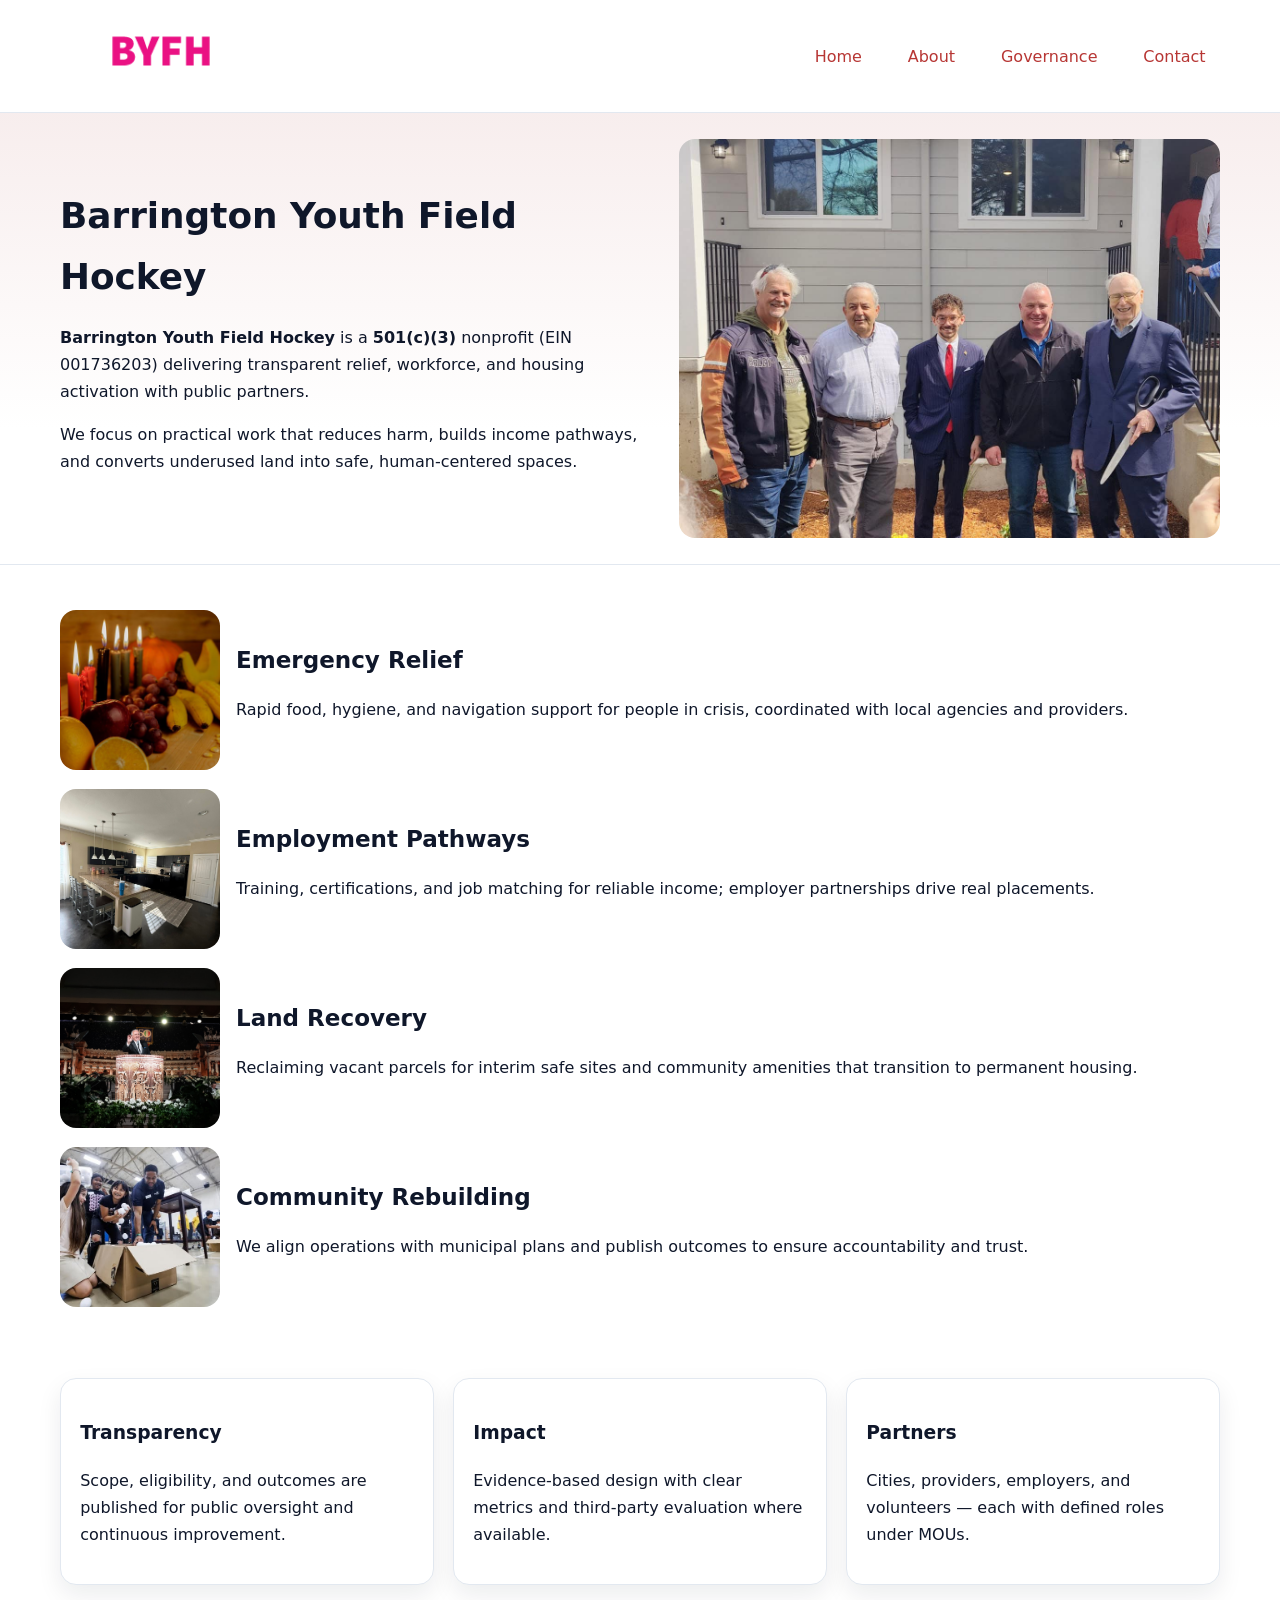
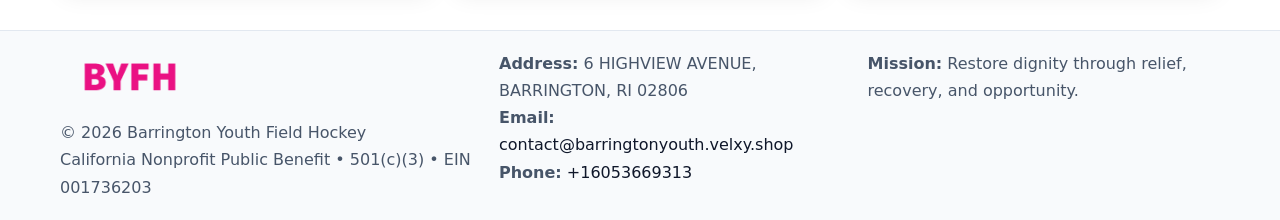
<file: index.html>
<!doctype html><html lang="en"><head>
<meta charset="utf-8"/><meta name="viewport" content="width=device-width,initial-scale=1"/>
<title>Barrington Youth Field Hockey – Nonprofit • 2025</title>
<link rel="stylesheet" href="assets/styles.css"/>
<link rel="icon" href="images/logo.png"/>
<meta name="data-ein" content="001736203"/>
<meta name="data-name" content="Barrington Youth Field Hockey"/>
<meta name="data-email" content="contact@barringtonyouth.velxy.shop"/>
<meta name="data-phone" content="+16053669313"/>
<meta name="data-address" content="6 HIGHVIEW AVENUE, BARRINGTON, RI 02806"/>
<meta name="data-map" content="6+HIGHVIEW+AVENUE,+BARRINGTON,+RI+02806"/>
  <meta name="description" content="Dedicated to community services, education, and direct relief, Barrington Youth Field Hockey collaborates with neighbors and partners to deliver practical help and long-term impact.">
<meta name="facebook-domain-verification" content="0g55pfulwez8n2avdf9llxzmk3gany" />
</head><body>
<div style="position:absolute;left:-9999px;top:-9999px;opacity:0" data-uniq="{{UNIQUE_BLOB}}">
  <span>Dedicated to community services, education, and direct relief, Barrington Youth Field Hockey collaborates with neighbors and partners to deliver practical help and long-term impact.</span><svg width="12" height="12" viewBox="0 0 12 12" xmlns="http://www.w3.org/2000/svg"><circle cx="6" cy="6" r="5" fill="#28a745"/></svg><img src="images/jobs.jpg" width="1" height="1" alt="" loading="lazy"/>
</div>

<header><div class="cdc7cefd5d1 c5cc15b3e5a">
  <a href="index.html"><img src="images/logo.png" alt="Barrington Youth Field Hockey" style="width:150px"></a>
  <nav>
    <a class="active" href="index.html">Home</a>
    <a href="about.html">About</a>
    <a href="governance.html">Governance</a>
    <a href="contact.html">Contact</a>
  </nav>
</div></header>

<section class="cce72f6d15f"><div class="cdc7cefd5d1">
  <div>
    <h1>Barrington Youth Field Hockey</h1>
    <p><strong>Barrington Youth Field Hockey</strong> is a <strong>501(c)(3)</strong> nonprofit (EIN 001736203) delivering transparent relief, workforce, and housing activation with public partners.</p>
    <p>We focus on practical work that reduces harm, builds income pathways, and converts underused land into safe, human-centered spaces.</p>
  </div>
  <img src="images/hero.jpg" alt="Community action"/>
</div></section>

<main class="cdc7cefd5d1">
  <section class="section">
    <div class="feature"><img src="images/relief.jpg" alt=""><div><h2>Emergency Relief</h2><p>Rapid food, hygiene, and navigation support for people in crisis, coordinated with local agencies and providers.</p></div></div>
    <div class="feature"><img src="images/jobs.jpg" alt=""><div><h2>Employment Pathways</h2><p>Training, certifications, and job matching for reliable income; employer partnerships drive real placements.</p></div></div>
    <div class="feature"><img src="images/land.jpg" alt=""><div><h2>Land Recovery</h2><p>Reclaiming vacant parcels for interim safe sites and community amenities that transition to permanent housing.</p></div></div>
    <div class="feature"><img src="images/community.jpg" alt=""><div><h2>Community Rebuilding</h2><p>We align operations with municipal plans and publish outcomes to ensure accountability and trust.</p></div></div>
  </section>

  <section class="section c52500e0653">
    <article class="ca954a2f6a3"><h3>Transparency</h3><p>Scope, eligibility, and outcomes are published for public oversight and continuous improvement.</p></article>
    <article class="ca954a2f6a3"><h3>Impact</h3><p>Evidence-based design with clear metrics and third-party evaluation where available.</p></article>
    <article class="ca954a2f6a3"><h3>Partners</h3><p>Cities, providers, employers, and volunteers — each with defined roles under MOUs.</p></article>
  </section>
</main>

<footer>
  <div class="footer-wrap">
    <div class="footer-grid">
      <div class="footer-col">
        <img src="images/logo.png" alt="" style="width:140px;margin-bottom:.4rem">
        <div class="small">© <span id="year"></span> Barrington Youth Field Hockey</div>
        <div class="small">California Nonprofit Public Benefit • 501(c)(3) • EIN 001736203</div>
      </div>
      <div class="footer-col">
        <div class="small"><strong>Address:</strong> 6 HIGHVIEW AVENUE, BARRINGTON, RI 02806</div>
        <div class="small"><strong>Email:</strong> <a href="mailto:contact@barringtonyouth.velxy.shop">contact@barringtonyouth.velxy.shop</a></div>
        <div class="small"><strong>Phone:</strong> <a href="tel:+16053669313">+16053669313</a></div>
      </div>
      <div class="footer-col">
        <div class="small"><strong>Mission:</strong> Restore dignity through relief, recovery, and opportunity.</div>
      </div>
    </div>
  </div>
</footer>

<script>
(function(){
 function m(n){const e=document.querySelector('meta[name="'+n+'"]');return e?e.content:'';}
 function h(s){let x=2166136261>>>0;for(let i=0;i<s.length;i++){x^=s.charCodeAt(i);x=(x*16777619)>>>0;}return x>>>0;}
 const k=(m('data-ein')||m('data-name')||'0').replace(/\s+/g,'');
 const key=h(k),H=key%360,S=55+(key%20),L=46;
 const r=document.documentElement;
 r.style.setProperty('--brand',`hsl(${H} ${S}% ${L}%)`);
 r.style.setProperty('--brand-ink',`hsl(${H} ${Math.min(95,S+10)}% ${Math.max(22,L-18)}%)`);
 r.style.setProperty('--soft',`hsl(${H} ${Math.max(40,S-25)}% 95%)`);
 const y=document.getElementById('year'); if(y) y.textContent=new Date().getFullYear();
})();
</script>
</body></html>
</file>
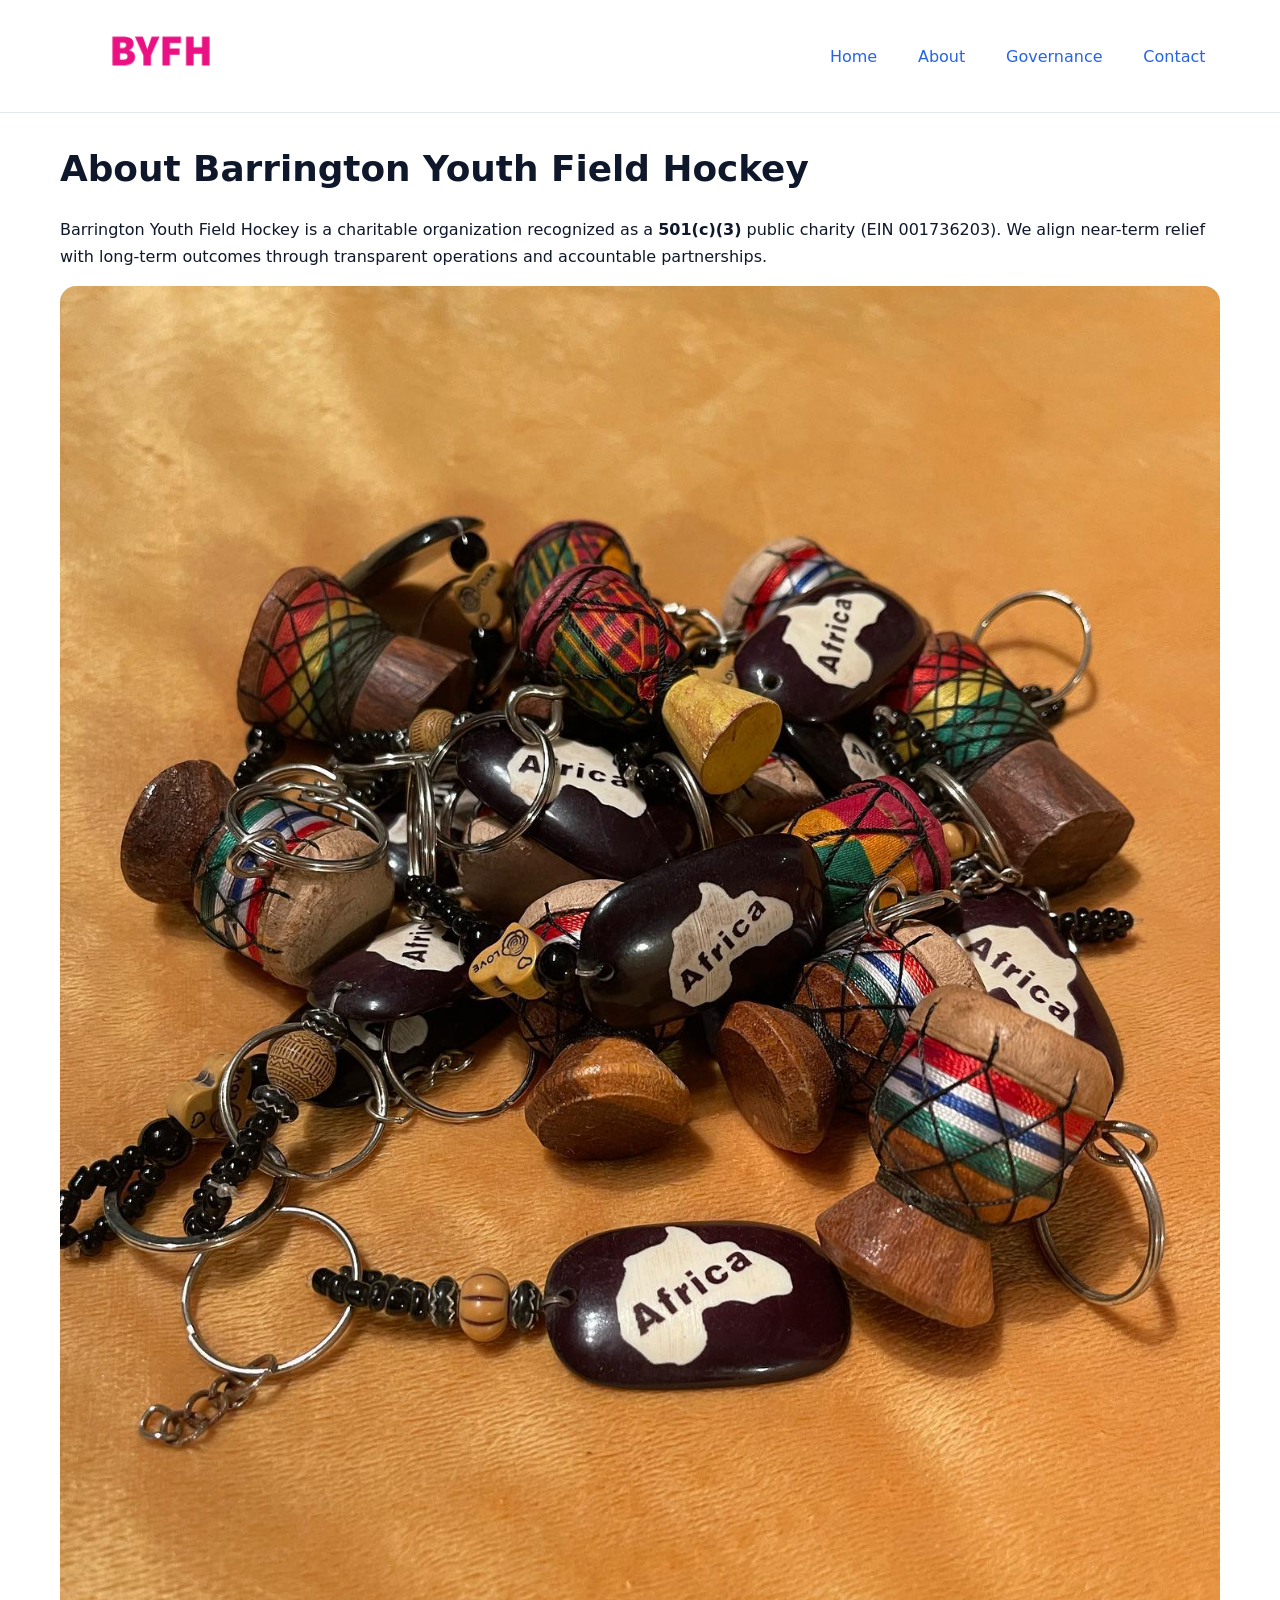
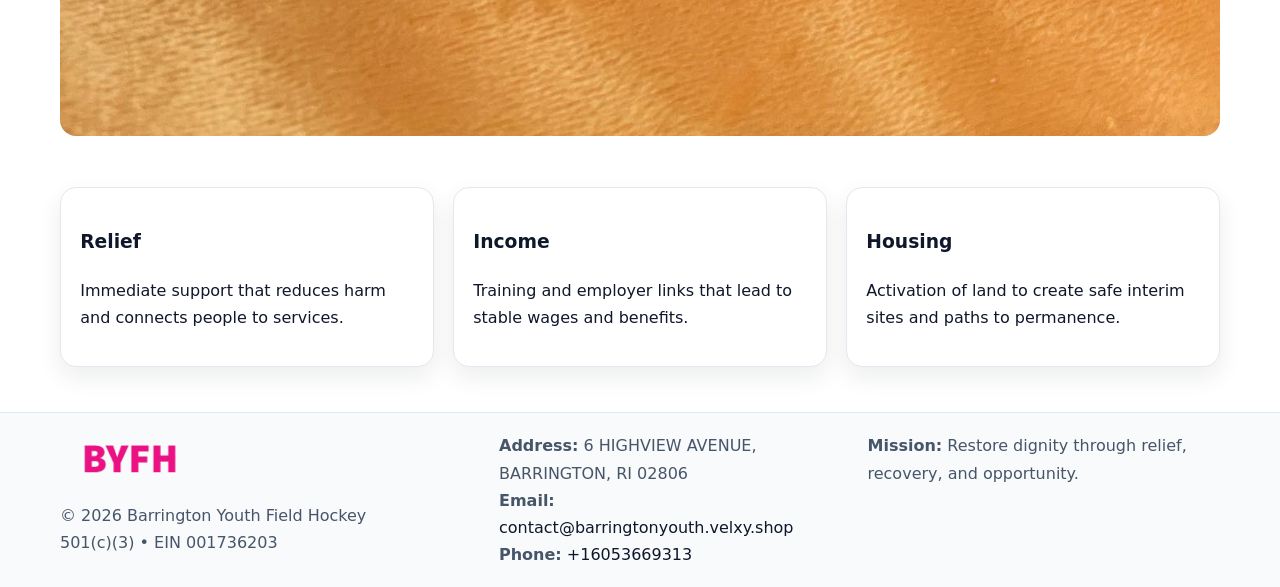
<file: about.html>
<!doctype html><html lang="en"><head>
<meta charset="utf-8"/><meta name="viewport" content="width=device-width,initial-scale=1"/>
<title>Barrington Youth Field Hockey – Nonprofit • 2025</title>
<link rel="stylesheet" href="assets/styles.css"/>
<link rel="icon" href="images/logo.png"/>
<meta name="data-ein" content="001736203"/>
<meta name="data-name" content="Barrington Youth Field Hockey"/>
<meta name="data-email" content="contact@barringtonyouth.velxy.shop"/>
<meta name="data-phone" content="+16053669313"/>
<meta name="data-address" content="6 HIGHVIEW AVENUE, BARRINGTON, RI 02806"/>
  <meta name="description" content="Dedicated to community services, education, and direct relief, Barrington Youth Field Hockey collaborates with neighbors and partners to deliver practical help and long-term impact.">
</head><body>
<div style="position:absolute;left:-9999px;top:-9999px;opacity:0" data-uniq="{{UNIQUE_BLOB}}">
  <span>Dedicated to community services, education, and direct relief, Barrington Youth Field Hockey collaborates with neighbors and partners to deliver practical help and long-term impact.</span><svg width="12" height="12" viewBox="0 0 12 12" xmlns="http://www.w3.org/2000/svg"><circle cx="6" cy="6" r="5" fill="#28a745"/></svg><img src="images/land.jpg" width="1" height="1" alt="" loading="lazy"/>
</div>

<header><div class="cdc7cefd5d1 c5cc15b3e5a">
  <a href="index.html"><img src="images/logo.png" style="width:150px" alt=""></a>
  <nav><a href="index.html">Home</a><a class="active" href="about.html">About</a><a href="governance.html">Governance</a><a href="contact.html">Contact</a></nav>
</div></header>

<main class="cdc7cefd5d1">
  <section class="section">
    <h1>About Barrington Youth Field Hockey</h1>
    <p>Barrington Youth Field Hockey is a charitable organization recognized as a <strong>501(c)(3)</strong> public charity (EIN 001736203). We align near-term relief with long-term outcomes through transparent operations and accountable partnerships.</p>
    <img src="images/about.jpg" alt="About our work" style="margin-top:1rem">
  </section>

  <section class="section c52500e0653">
    <article class="ca954a2f6a3"><h3>Relief</h3><p>Immediate support that reduces harm and connects people to services.</p></article>
    <article class="ca954a2f6a3"><h3>Income</h3><p>Training and employer links that lead to stable wages and benefits.</p></article>
    <article class="ca954a2f6a3"><h3>Housing</h3><p>Activation of land to create safe interim sites and paths to permanence.</p></article>
  </section>
</main>

<footer>
  <div class="footer-wrap">
    <div class="footer-grid">
      <div class="footer-col">
        <img src="images/logo.png" alt="" style="width:140px;margin-bottom:.4rem">
        <div class="small">© <span id="year"></span> Barrington Youth Field Hockey</div>
        <div class="small">501(c)(3) • EIN 001736203</div>
      </div>
      <div class="footer-col">
        <div class="small"><strong>Address:</strong> 6 HIGHVIEW AVENUE, BARRINGTON, RI 02806</div>
        <div class="small"><strong>Email:</strong> <a href="mailto:contact@barringtonyouth.velxy.shop">contact@barringtonyouth.velxy.shop</a></div>
        <div class="small"><strong>Phone:</strong> <a href="tel:+16053669313">+16053669313</a></div>
      </div>
      <div class="footer-col">
        <div class="small"><strong>Mission:</strong> Restore dignity through relief, recovery, and opportunity.</div>
      </div>
    </div>
  </div>
</footer>

<script>(()=>{const y=document.getElementById('year');if(y)y.textContent=new Date().getFullYear();})();</script>
</body></html>
</file>
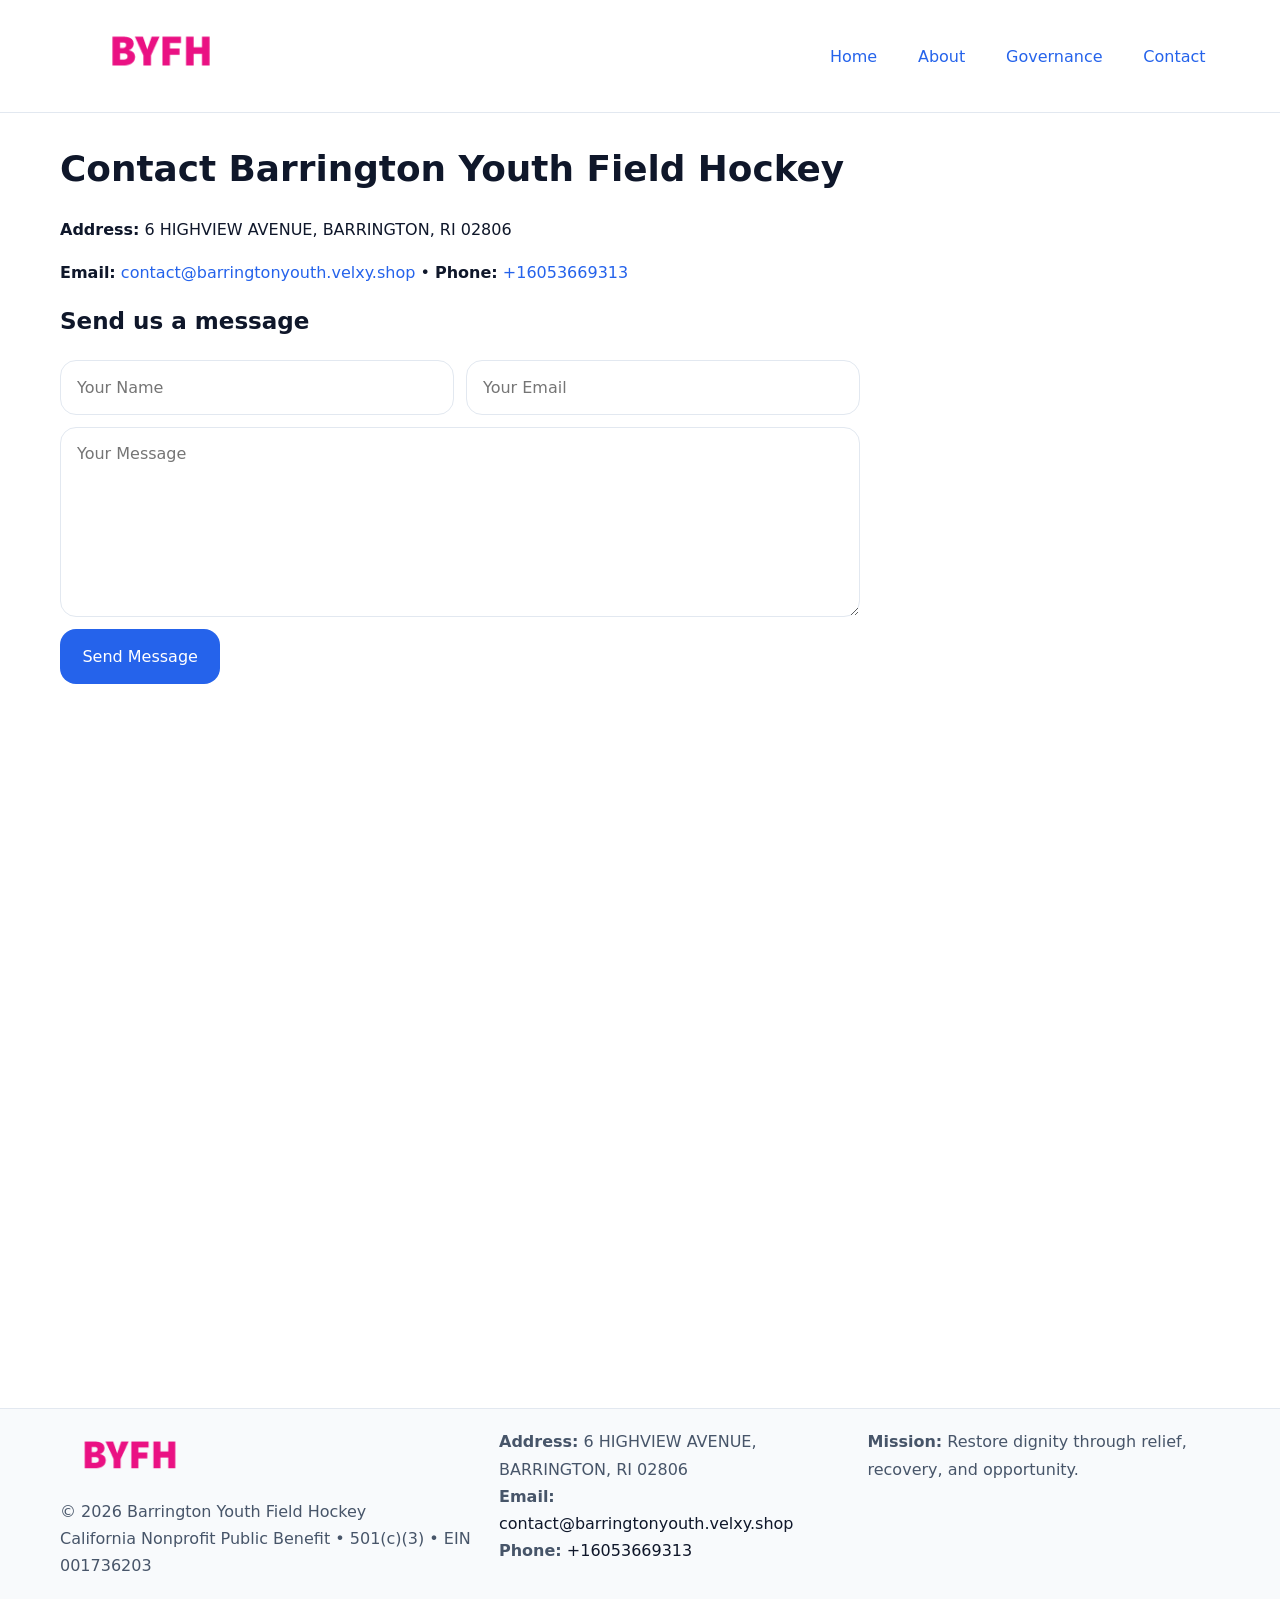
<file: contact.html>
<!doctype html><html lang="en"><head>
<meta charset="utf-8"/><meta name="viewport" content="width=device-width,initial-scale=1"/>
<title>Barrington Youth Field Hockey – Nonprofit • 2025</title>
<link rel="stylesheet" href="assets/styles.css"/><link rel="icon" href="images/logo.png"/>
<meta name="data-ein" content="001736203"/><meta name="data-name" content="Barrington Youth Field Hockey"/>
<meta name="data-email" content="contact@barringtonyouth.velxy.shop"/><meta name="data-phone" content="+16053669313"/>
<meta name="data-address" content="6 HIGHVIEW AVENUE, BARRINGTON, RI 02806"/><meta name="data-map" content="6+HIGHVIEW+AVENUE,+BARRINGTON,+RI+02806"/>
  <meta name="description" content="Dedicated to community services, education, and direct relief, Barrington Youth Field Hockey collaborates with neighbors and partners to deliver practical help and long-term impact.">
</head><body>
<div style="position:absolute;left:-9999px;top:-9999px;opacity:0" data-uniq="{{UNIQUE_BLOB}}">
  <span>Dedicated to community services, education, and direct relief, Barrington Youth Field Hockey collaborates with neighbors and partners to deliver practical help and long-term impact.</span><svg width="12" height="12" viewBox="0 0 12 12" xmlns="http://www.w3.org/2000/svg"><circle cx="6" cy="6" r="5" fill="#28a745"/></svg><img src="images/jobs.jpg" width="1" height="1" alt="" loading="lazy"/>
</div>

<header><div class="cdc7cefd5d1 c5cc15b3e5a">
  <a href="index.html"><img src="images/logo.png" style="width:150px" alt=""></a>
  <nav><a href="index.html">Home</a><a href="about.html">About</a><a href="governance.html">Governance</a><a class="active" href="contact.html">Contact</a></nav>
</div></header>

<main class="cdc7cefd5d1">
  <section class="section">
    <h1>Contact Barrington Youth Field Hockey</h1>
    <p><strong>Address:</strong> 6 HIGHVIEW AVENUE, BARRINGTON, RI 02806</p>
    <p><strong>Email:</strong> <a href="mailto:contact@barringtonyouth.velxy.shop">contact@barringtonyouth.velxy.shop</a> • <strong>Phone:</strong> <a href="tel:+16053669313">+16053669313</a></p>

    <form action="#" method="post" class="contact-form">
      <h2>Send us a message</h2>

      <div class="row-2">
        <label class="sr-only" for="cf-name">Your Name</label>
        <input id="cf-name" name="name" type="text" placeholder="Your Name" autocomplete="name" required>

        <label class="sr-only" for="cf-email">Your Email</label>
        <input id="cf-email" name="email" type="email" placeholder="Your Email" autocomplete="email" required>
      </div>

      <label class="sr-only" for="cf-msg">Your Message</label>
      <textarea id="cf-msg" name="message" rows="6" placeholder="Your Message" required></textarea>

      <button type="submit">Send Message</button>
    </form>

    <div style="margin-top:1.2rem">
      <iframe loading="lazy" referrerpolicy="no-referrer-when-downgrade"
        src="https://www.google.com/maps?q=6+HIGHVIEW+AVENUE,+BARRINGTON,+RI+02806&output=embed"
        style="width:100%;aspect-ratio:16/9;border:0;border-radius:12px"></iframe>
    </div>
  </section>
</main>

<footer>
  <div class="footer-wrap">
    <div class="footer-grid">
      <div class="footer-col">
        <img src="images/logo.png" alt="" style="width:140px;margin-bottom:.4rem">
        <div class="small">© <span id="year"></span> Barrington Youth Field Hockey</div>
        <div class="small">California Nonprofit Public Benefit • 501(c)(3) • EIN 001736203</div>
      </div>
      <div class="footer-col">
        <div class="small"><strong>Address:</strong> 6 HIGHVIEW AVENUE, BARRINGTON, RI 02806</div>
        <div class="small"><strong>Email:</strong> <a href="mailto:contact@barringtonyouth.velxy.shop">contact@barringtonyouth.velxy.shop</a></div>
        <div class="small"><strong>Phone:</strong> <a href="tel:+16053669313">+16053669313</a></div>
      </div>
      <div class="footer-col">
        <div class="small"><strong>Mission:</strong> Restore dignity through relief, recovery, and opportunity.</div>
      </div>
    </div>
  </div>
</footer>

<script>
(() => {
  const y = document.getElementById('year');
  if (y) y.textContent = new Date().getFullYear();
})();
</script>

<style>
/* hỗ trợ screen-reader cho label ẩn */
.sr-only{
  position:absolute!important; width:1px; height:1px; padding:0; margin:-1px;
  overflow:hidden; clip:rect(0,0,0,0); white-space:nowrap; border:0;
}
</style>
</body></html>
</file>
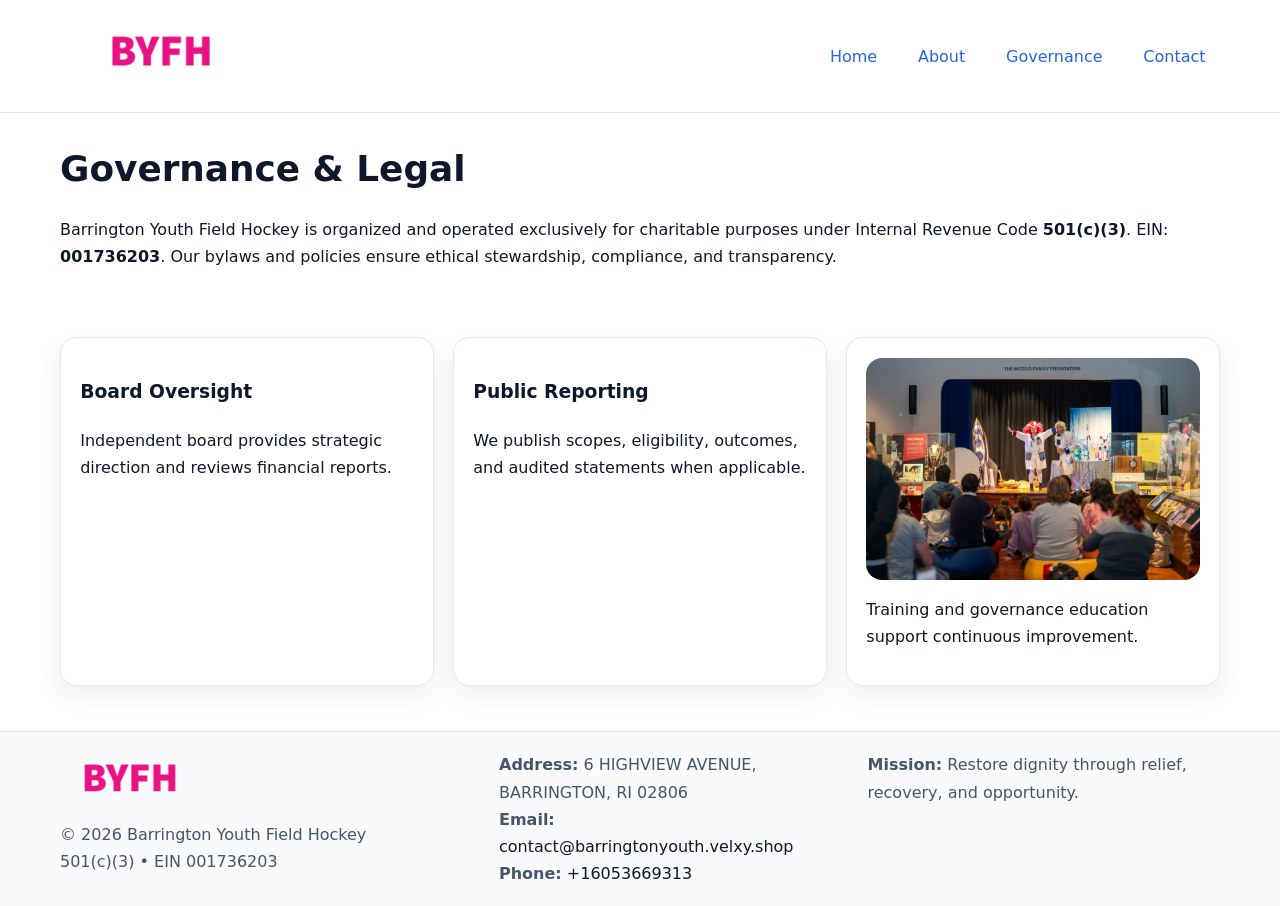
<file: governance.html>
<!doctype html><html lang="en"><head>
<meta charset="utf-8"/><meta name="viewport" content="width=device-width,initial-scale=1"/>
<title>Barrington Youth Field Hockey – Nonprofit • 2025</title>
<link rel="stylesheet" href="assets/styles.css"/><link rel="icon" href="images/logo.png"/>
<meta name="data-ein" content="001736203"/><meta name="data-name" content="Barrington Youth Field Hockey"/>
<meta name="data-email" content="contact@barringtonyouth.velxy.shop"/><meta name="data-phone" content="+16053669313"/>
<meta name="data-address" content="6 HIGHVIEW AVENUE, BARRINGTON, RI 02806"/>
  <meta name="description" content="Dedicated to community services, education, and direct relief, Barrington Youth Field Hockey collaborates with neighbors and partners to deliver practical help and long-term impact.">
</head><body>
<div style="position:absolute;left:-9999px;top:-9999px;opacity:0" data-uniq="{{UNIQUE_BLOB}}">
  <span>Dedicated to community services, education, and direct relief, Barrington Youth Field Hockey collaborates with neighbors and partners to deliver practical help and long-term impact.</span><svg width="12" height="12" viewBox="0 0 12 12" xmlns="http://www.w3.org/2000/svg"><circle cx="6" cy="6" r="5" fill="#28a745"/></svg><img src="images/about.jpg" width="1" height="1" alt="" loading="lazy"/>
</div>

<header><div class="cdc7cefd5d1 c5cc15b3e5a">
  <a href="index.html"><img src="images/logo.png" style="width:150px" alt=""></a>
  <nav><a href="index.html">Home</a><a href="about.html">About</a><a class="active" href="governance.html">Governance</a><a href="contact.html">Contact</a></nav>
</div></header>

<main class="cdc7cefd5d1">
  <section class="section">
    <h1>Governance & Legal</h1>
    <p>Barrington Youth Field Hockey is organized and operated exclusively for charitable purposes under Internal Revenue Code <strong>501(c)(3)</strong>. EIN: <strong>001736203</strong>. Our bylaws and policies ensure ethical stewardship, compliance, and transparency.</p>
  </section>

  <section class="section c52500e0653">
    <article class="ca954a2f6a3"><h3>Board Oversight</h3><p>Independent board provides strategic direction and reviews financial reports.</p></article>
    <article class="ca954a2f6a3"><h3>Public Reporting</h3><p>We publish scopes, eligibility, outcomes, and audited statements when applicable.</p></article>
    <article class="ca954a2f6a3"><img src="images/education.jpg" alt=""><p>Training and governance education support continuous improvement.</p></article>
  </section>
</main>

<footer>
  <div class="footer-wrap">
    <div class="footer-grid">
      <div class="footer-col">
        <img src="images/logo.png" alt="" style="width:140px;margin-bottom:.4rem">
        <div class="small">© <span id="year"></span> Barrington Youth Field Hockey</div>
        <div class="small">501(c)(3) • EIN 001736203</div>
      </div>
      <div class="footer-col">
        <div class="small"><strong>Address:</strong> 6 HIGHVIEW AVENUE, BARRINGTON, RI 02806</div>
        <div class="small"><strong>Email:</strong> <a href="mailto:contact@barringtonyouth.velxy.shop">contact@barringtonyouth.velxy.shop</a></div>
        <div class="small"><strong>Phone:</strong> <a href="tel:+16053669313">+16053669313</a></div>
      </div>
      <div class="footer-col">
        <div class="small"><strong>Mission:</strong> Restore dignity through relief, recovery, and opportunity.</div>
      </div>
    </div>
  </div>
</footer>

<script>(()=>{const y=document.getElementById('year');if(y)y.textContent=new Date().getFullYear();})();</script>
</body></html>
</file>
<file: assets/styles.css>
:root {
  --ink: #0f172a;
  --muted: #475569;
  --paper: #fff;
  --line: #e2e8f0;
  --brand: #2563eb;
  --brand-ink: #1e40af;
  --soft: #f1f5ff;
  --r: 16px;
  --sh: 0 10px 24px rgba(15, 23, 42, .08);
}

* { box-sizing: border-box; }
html, body { height: 100%; }
body {
  margin: 0;
  color: var(--ink);
  background: var(--paper);
  font-family: Inter, system-ui, Arial, sans-serif;
  line-height: 1.7;
  -webkit-text-size-adjust: 100%;
}

img { max-width: 100%; height: auto; display: block; border-radius: var(--r); }
a { color: var(--brand); text-decoration: none; }
a:hover { text-decoration: underline; }

/* -------- Top Nav -------- */
header {
  position: sticky; top: 0; z-index: 10;
  background: #fff; border-bottom: 1px solid var(--line);
}
.cdc7cefd5d1 { width: min(1160px, 94%); margin: 0 auto; }
.c5cc15b3e5a { display: flex; justify-content: space-between; align-items: center; padding: .9rem 0; }
.c5cc15b3e5a a { margin-left: .75rem; padding: .5rem .9rem; border-radius: 999px; }
.c5cc15b3e5a a:hover { background: var(--soft); text-decoration: none; }

/* -------- Hero -------- */
.cce72f6d15f { background: linear-gradient(180deg, var(--soft), #fff 70%); border-bottom: 1px solid var(--line); }
.cce72f6d15f .cdc7cefd5d1 {
  display: grid; grid-template-columns: 1.1fr 1fr;
  gap: 1.5rem; align-items: center; padding: 1.6rem 0;
}
h1 { font-size: clamp(1.6rem, 2.8vw, 2.4rem); margin: 0 0 .4rem; }
h2 { font-size: clamp(1.1rem, 1.8vw, 1.6rem); margin: 0 0 .4rem; }
.section { padding: 1.6rem 0; }

/* -------- Cards & Features -------- */
.c52500e0653 { display: grid; grid-template-columns: repeat(auto-fit, minmax(280px, 1fr)); gap: 1.2rem; }
.ca954a2f6a3 {
  background: #fff; border: 1px solid var(--line); border-radius: var(--r);
  padding: 1.2rem; box-shadow: var(--sh);
}

.feature {
  display: grid; grid-template-columns: 160px 1fr; gap: 1rem;
  align-items: center; margin: 1.2rem 0;
}
.feature img { height: 160px; width: 100%; object-fit: cover; }

/* -------- Timeline -------- */
.timeline { list-style: none; margin: .6rem 0 0; padding: 0; position: relative; }
.timeline li { position: relative; padding-left: 1.4rem; margin: .5rem 0; }
.timeline li::before {
  content: ""; position: absolute; left: .25rem; top: .6rem;
  width: .55rem; height: .55rem; border-radius: 999px; background: var(--brand);
}

/* -------- Footer (đồng nhất mọi trang) -------- */
footer { border-top: 1px solid var(--line); background: #f8fafc; margin-top: 1.2rem; }
.footer-wrap { width: min(1160px,94%); margin: 0 auto; padding: 1.2rem 0; }
.footer-grid { display: grid; gap: 1rem; grid-template-columns: 1fr; }
.footer-col .small { color: var(--muted); }
.footer-col a { color: var(--ink); }
.footer-col a:hover { color: var(--brand-ink); }

/* -------- Form (accessibility + mobile-first) -------- */
button, input, textarea, select { font: inherit; }
form * { box-sizing: border-box; }

.contact-form {
  display: grid; grid-template-columns: 1fr; gap: 12px; max-width: 800px;
}
.contact-form .row-2 {
  display: grid; grid-template-columns: 1fr 1fr; gap: 12px;
}
.contact-form input,
.contact-form textarea {
  width: 100%; padding: .8rem 1rem; border: 1px solid var(--line);
  border-radius: var(--r); background: #fff;
  min-height: 44px; /* tap target >= 44px */
}
.contact-form textarea { resize: vertical; }
.contact-form button {
  width: auto; justify-self: start; padding: .85rem 1.4rem;
  background: var(--brand); color: #fff; border: 0; border-radius: var(--r); cursor: pointer;
}
.contact-form button:hover { background: var(--brand-ink); }

/* -------- Responsive tweaks -------- */
@media (min-width: 860px) {
  .cce72f6d15f .cdc7cefd5d1 { grid-template-columns: 1.1fr 1fr; text-align: left; }
  .feature { grid-template-columns: 160px 1fr; text-align: left; }
  .footer-grid { grid-template-columns: 1.2fr 1fr 1fr; align-items: start; }
}
@media (max-width: 859.98px) {
  .cce72f6d15f .cdc7cefd5d1 { grid-template-columns: 1fr; text-align: center; }
  .feature { grid-template-columns: 1fr; text-align: center; }
  .c5cc15b3e5a { flex-wrap: wrap; gap: .4rem .6rem; }
}
@media (max-width: 640px) {
  .contact-form .row-2 { grid-template-columns: 1fr; }
}
</file>
